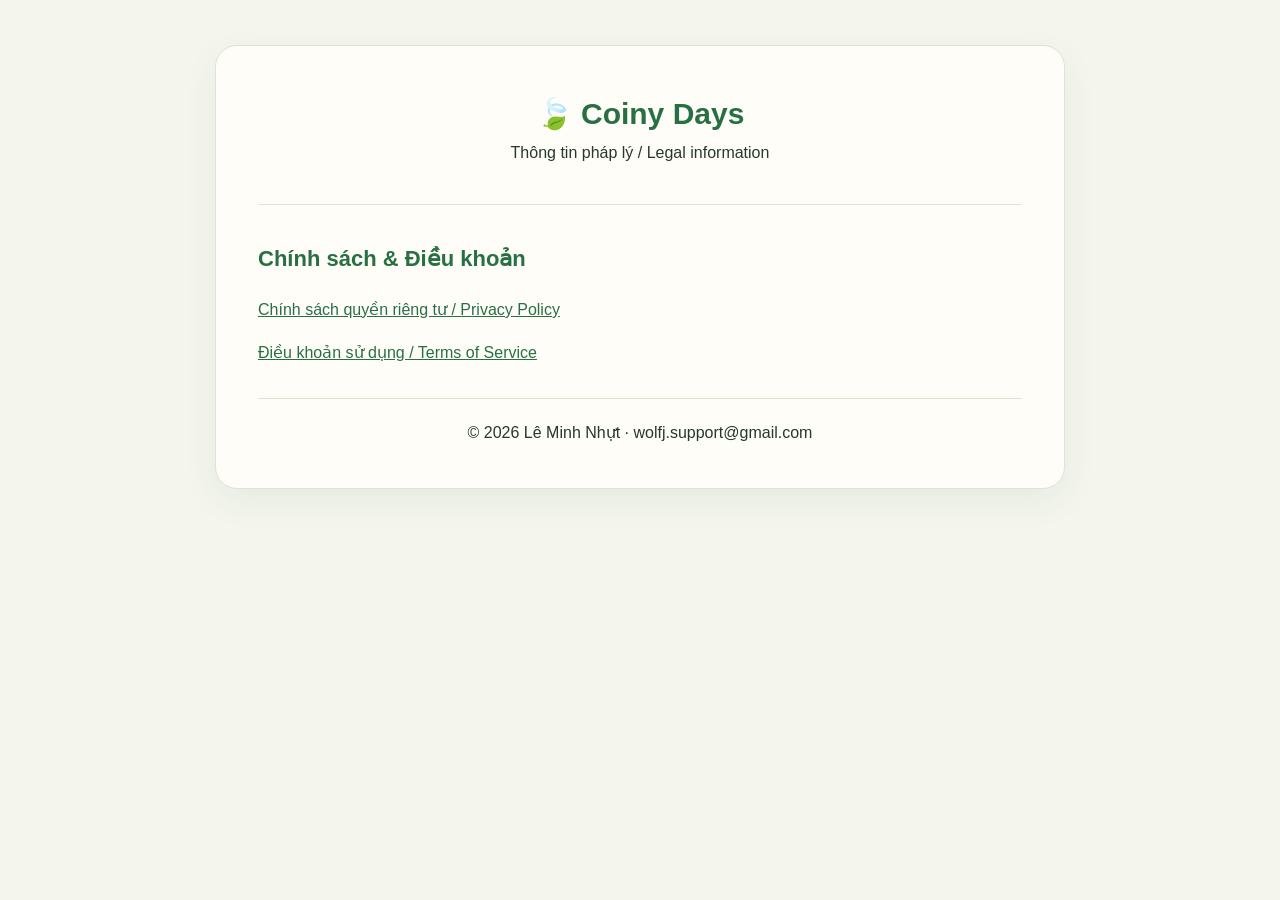
<file: index.html>
<!doctype html><html lang="vi"><head><meta charset="utf-8"><meta name="viewport" content="width=device-width,initial-scale=1"><title>Coiny Days — Legal</title><link rel="stylesheet" href="style.css"></head><body><main><header><h1>🍃 Coiny Days</h1><p>Thông tin pháp lý / Legal information</p></header><h2>Chính sách & Điều khoản</h2><p><a href="privacy-policy.html">Chính sách quyền riêng tư / Privacy Policy</a></p><p><a href="terms-of-service.html">Điều khoản sử dụng / Terms of Service</a></p><footer>© 2026 Lê Minh Nhựt · wolfj.support@gmail.com</footer></main></body></html>
</file>
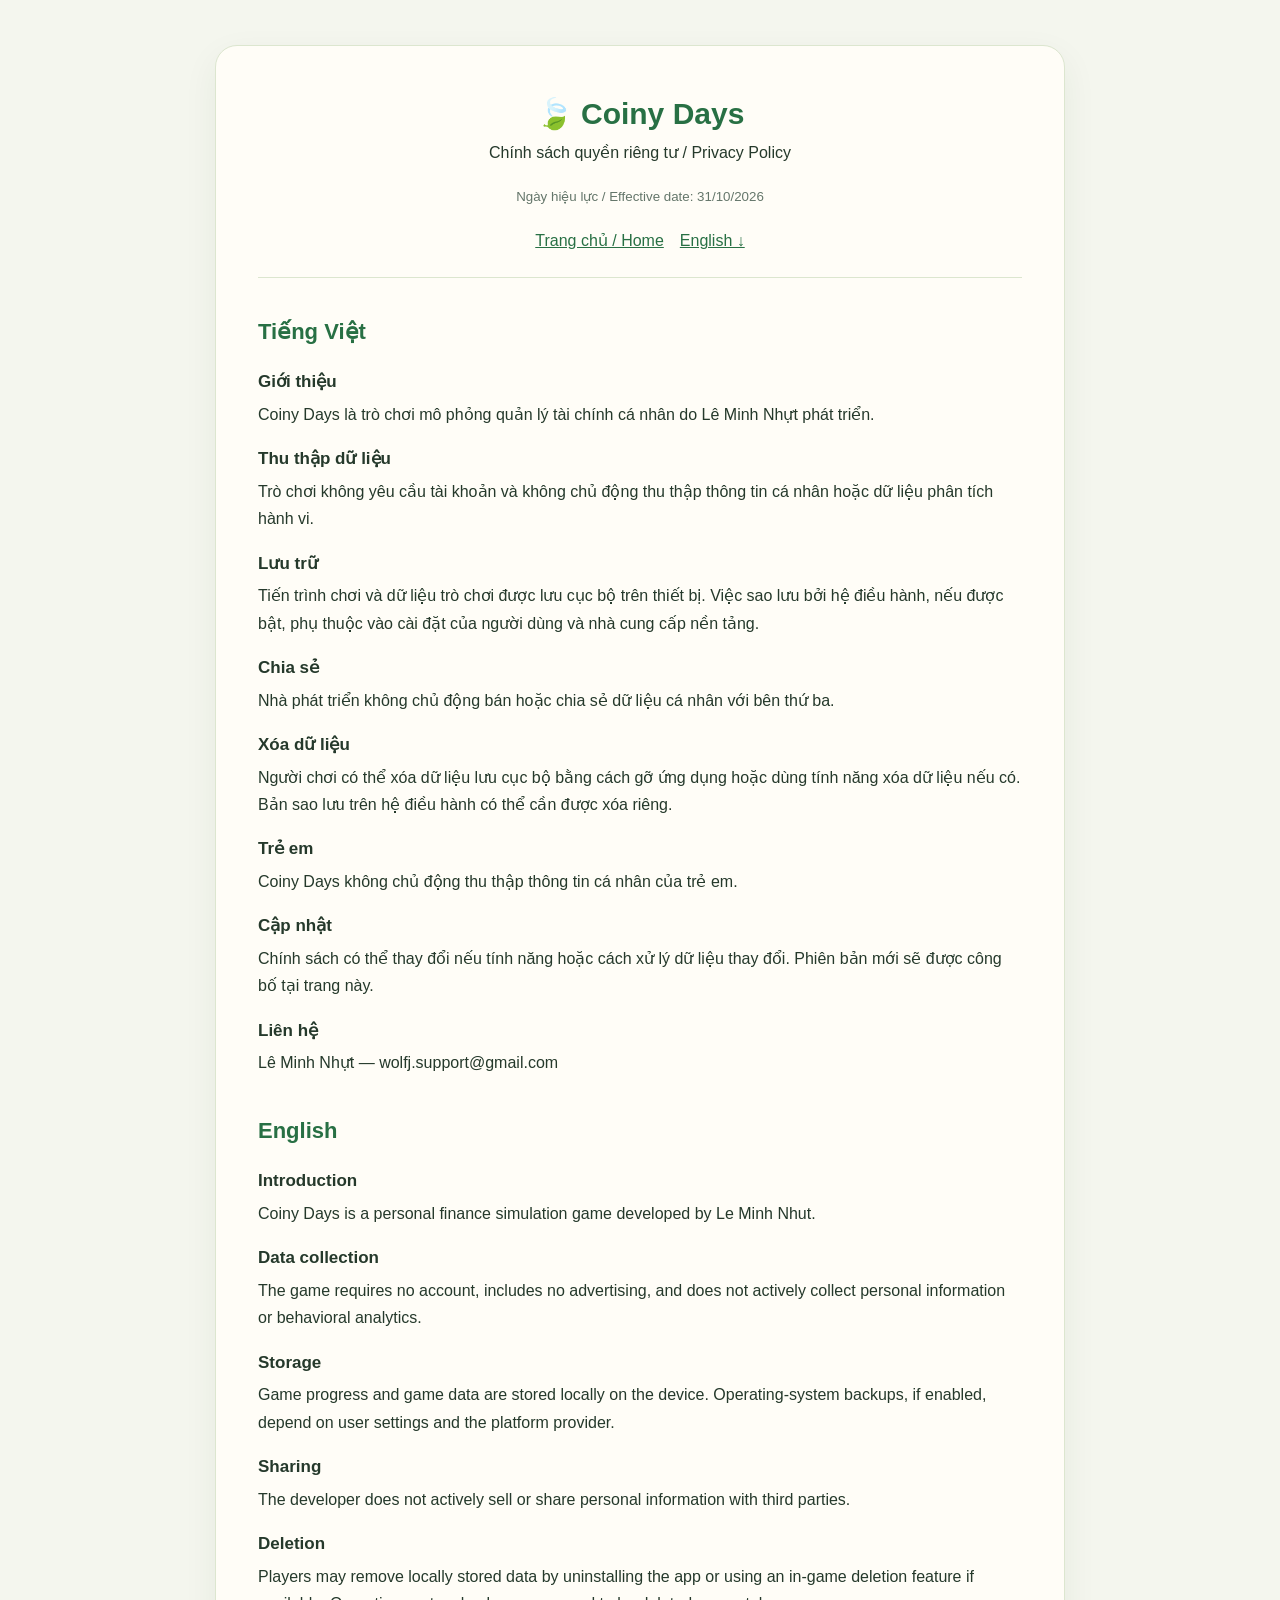
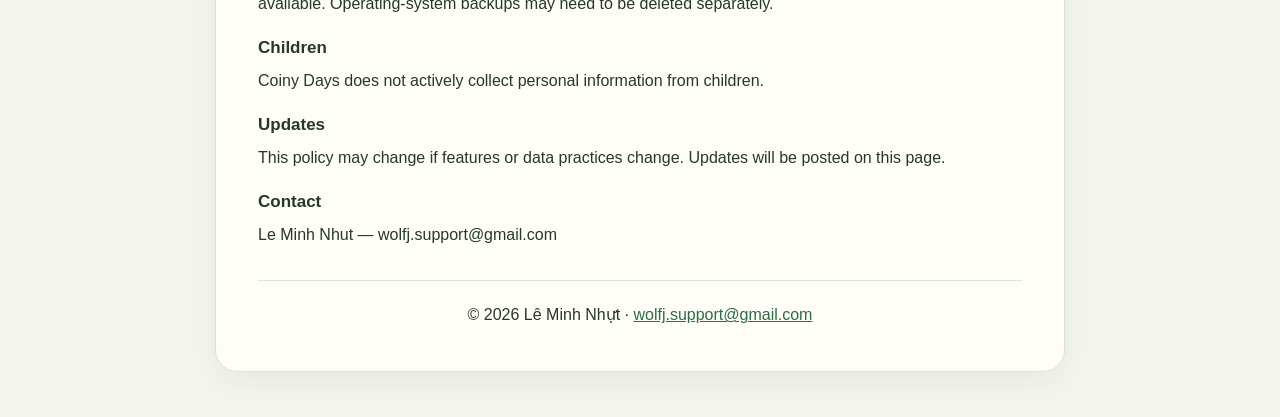
<file: privacy-policy.html>
<!doctype html><html lang="vi"><head><meta charset="utf-8"><meta name="viewport" content="width=device-width,initial-scale=1"><title>Chính sách quyền riêng tư / Privacy Policy | Coiny Days</title><link rel="stylesheet" href="style.css"></head><body><main><header><h1>🍃 Coiny Days</h1><p>Chính sách quyền riêng tư / Privacy Policy</p><small>Ngày hiệu lực / Effective date: 31/10/2026</small><nav><a href="index.html">Trang chủ / Home</a><a href="#english">English ↓</a></nav></header><h2>Tiếng Việt</h2><section lang="vi"><h3>Giới thiệu</h3><p>Coiny Days là trò chơi mô phỏng quản lý tài chính cá nhân do Lê Minh Nhựt phát triển.</p><h3>Thu thập dữ liệu</h3><p>Trò chơi không yêu cầu tài khoản và không chủ động thu thập thông tin cá nhân hoặc dữ liệu phân tích hành vi.</p><h3>Lưu trữ</h3><p>Tiến trình chơi và dữ liệu trò chơi được lưu cục bộ trên thiết bị. Việc sao lưu bởi hệ điều hành, nếu được bật, phụ thuộc vào cài đặt của người dùng và nhà cung cấp nền tảng.</p><h3>Chia sẻ</h3><p>Nhà phát triển không chủ động bán hoặc chia sẻ dữ liệu cá nhân với bên thứ ba.</p><h3>Xóa dữ liệu</h3><p>Người chơi có thể xóa dữ liệu lưu cục bộ bằng cách gỡ ứng dụng hoặc dùng tính năng xóa dữ liệu nếu có. Bản sao lưu trên hệ điều hành có thể cần được xóa riêng.</p><h3>Trẻ em</h3><p>Coiny Days không chủ động thu thập thông tin cá nhân của trẻ em.</p><h3>Cập nhật</h3><p>Chính sách có thể thay đổi nếu tính năng hoặc cách xử lý dữ liệu thay đổi. Phiên bản mới sẽ được công bố tại trang này.</p><h3>Liên hệ</h3><p>Lê Minh Nhựt — wolfj.support@gmail.com</p></section><h2 id="english">English</h2><section lang="en"><h3>Introduction</h3><p>Coiny Days is a personal finance simulation game developed by Le Minh Nhut.</p><h3>Data collection</h3><p>The game requires no account, includes no advertising, and does not actively collect personal information or behavioral analytics.</p><h3>Storage</h3><p>Game progress and game data are stored locally on the device. Operating-system backups, if enabled, depend on user settings and the platform provider.</p><h3>Sharing</h3><p>The developer does not actively sell or share personal information with third parties.</p><h3>Deletion</h3><p>Players may remove locally stored data by uninstalling the app or using an in-game deletion feature if available. Operating-system backups may need to be deleted separately.</p><h3>Children</h3><p>Coiny Days does not actively collect personal information from children.</p><h3>Updates</h3><p>This policy may change if features or data practices change. Updates will be posted on this page.</p><h3>Contact</h3><p>Le Minh Nhut — wolfj.support@gmail.com</p></section><footer>© 2026 Lê Minh Nhựt · <a href="mailto:wolfj.support@gmail.com">wolfj.support@gmail.com</a></footer></main></body></html>
</file>
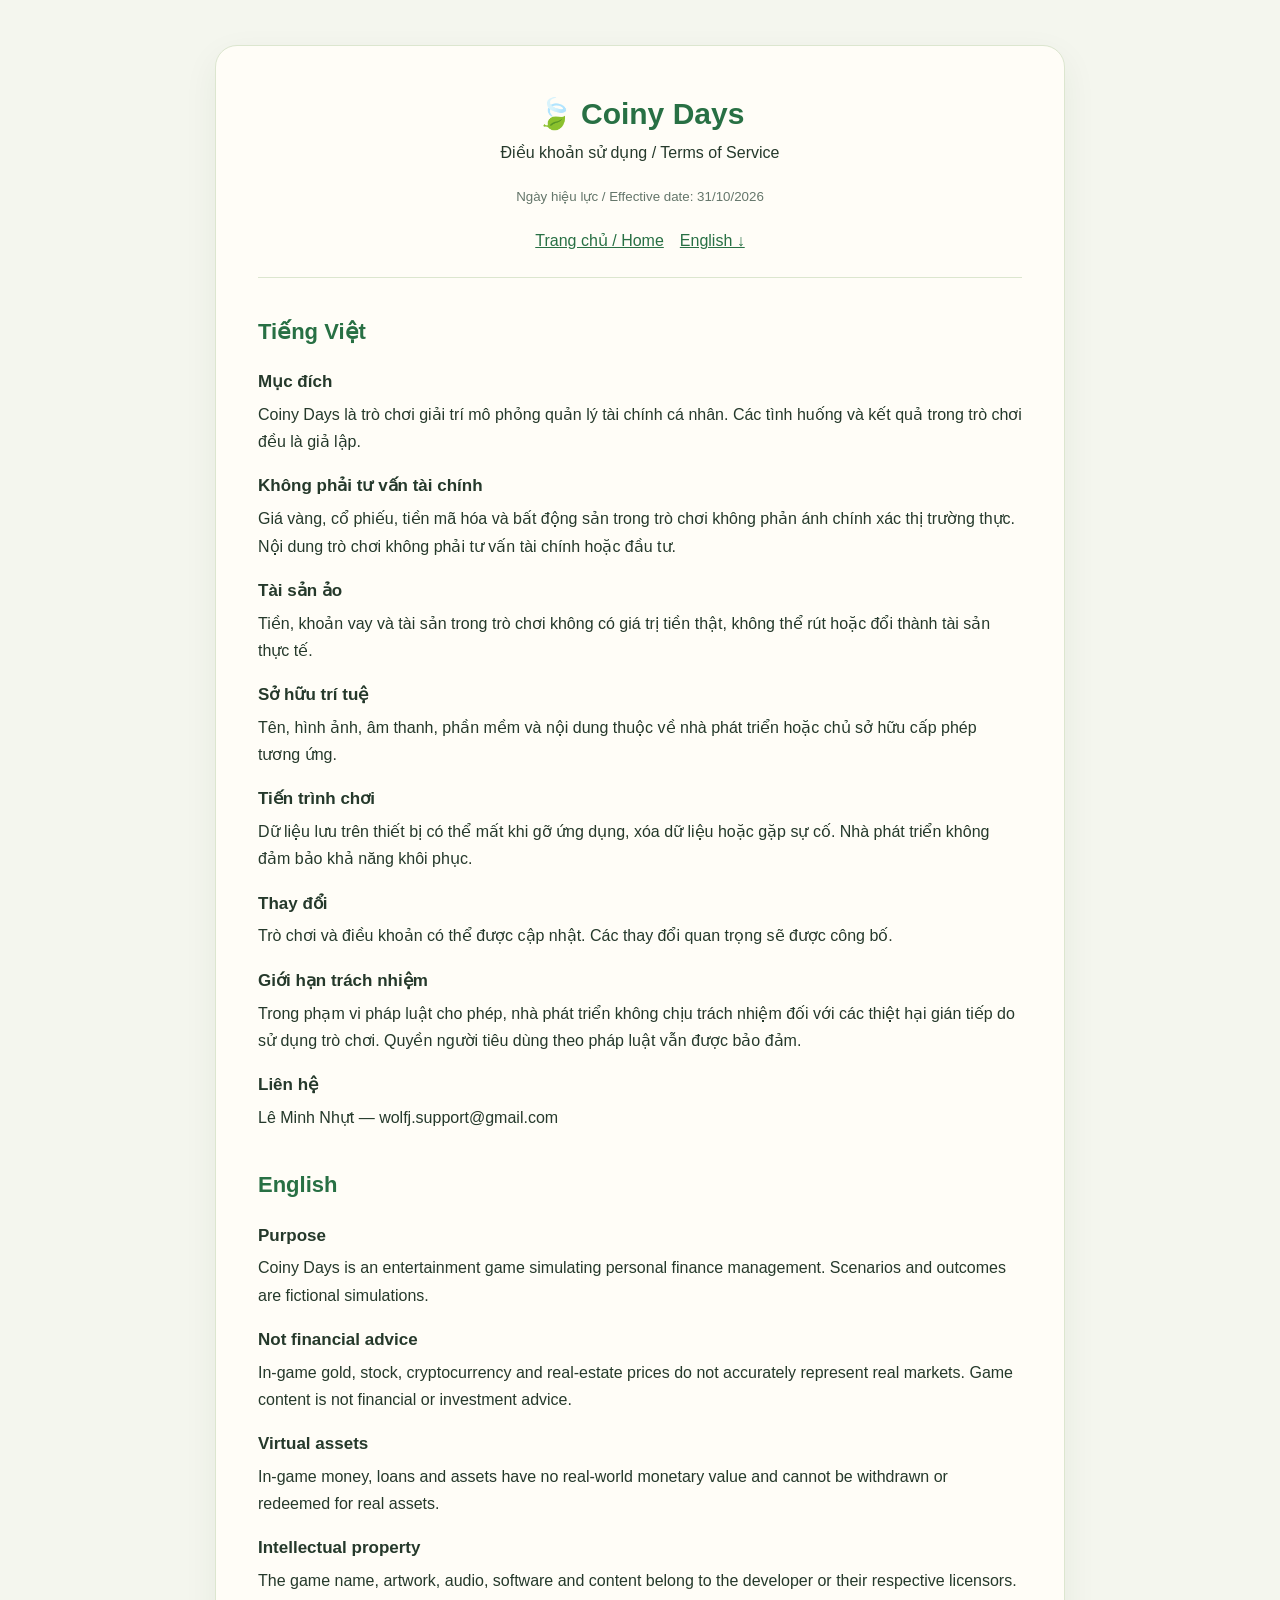
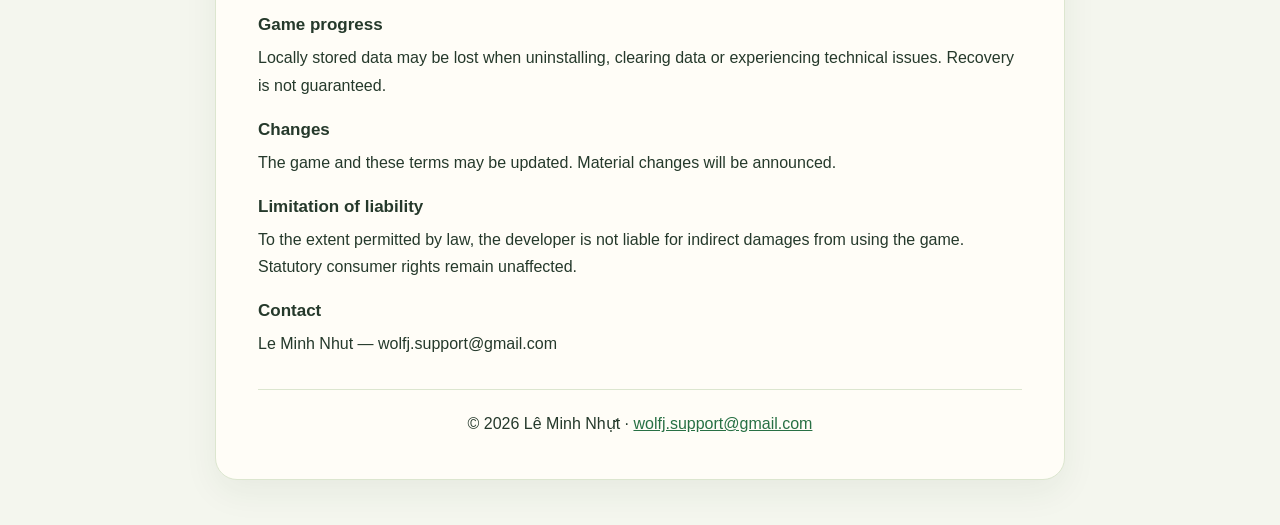
<file: terms-of-service.html>
<!doctype html><html lang="vi"><head><meta charset="utf-8"><meta name="viewport" content="width=device-width,initial-scale=1"><title>Điều khoản sử dụng / Terms of Service | Coiny Days</title><link rel="stylesheet" href="style.css"></head><body><main><header><h1>🍃 Coiny Days</h1><p>Điều khoản sử dụng / Terms of Service</p><small>Ngày hiệu lực / Effective date: 31/10/2026</small><nav><a href="index.html">Trang chủ / Home</a><a href="#english">English ↓</a></nav></header><h2>Tiếng Việt</h2><section lang="vi"><h3>Mục đích</h3><p>Coiny Days là trò chơi giải trí mô phỏng quản lý tài chính cá nhân. Các tình huống và kết quả trong trò chơi đều là giả lập.</p><h3>Không phải tư vấn tài chính</h3><p>Giá vàng, cổ phiếu, tiền mã hóa và bất động sản trong trò chơi không phản ánh chính xác thị trường thực. Nội dung trò chơi không phải tư vấn tài chính hoặc đầu tư.</p><h3>Tài sản ảo</h3><p>Tiền, khoản vay và tài sản trong trò chơi không có giá trị tiền thật, không thể rút hoặc đổi thành tài sản thực tế.</p><h3>Sở hữu trí tuệ</h3><p>Tên, hình ảnh, âm thanh, phần mềm và nội dung thuộc về nhà phát triển hoặc chủ sở hữu cấp phép tương ứng.</p><h3>Tiến trình chơi</h3><p>Dữ liệu lưu trên thiết bị có thể mất khi gỡ ứng dụng, xóa dữ liệu hoặc gặp sự cố. Nhà phát triển không đảm bảo khả năng khôi phục.</p><h3>Thay đổi</h3><p>Trò chơi và điều khoản có thể được cập nhật. Các thay đổi quan trọng sẽ được công bố.</p><h3>Giới hạn trách nhiệm</h3><p>Trong phạm vi pháp luật cho phép, nhà phát triển không chịu trách nhiệm đối với các thiệt hại gián tiếp do sử dụng trò chơi. Quyền người tiêu dùng theo pháp luật vẫn được bảo đảm.</p><h3>Liên hệ</h3><p>Lê Minh Nhựt — wolfj.support@gmail.com</p></section><h2 id="english">English</h2><section lang="en"><h3>Purpose</h3><p>Coiny Days is an entertainment game simulating personal finance management. Scenarios and outcomes are fictional simulations.</p><h3>Not financial advice</h3><p>In-game gold, stock, cryptocurrency and real-estate prices do not accurately represent real markets. Game content is not financial or investment advice.</p><h3>Virtual assets</h3><p>In-game money, loans and assets have no real-world monetary value and cannot be withdrawn or redeemed for real assets.</p><h3>Intellectual property</h3><p>The game name, artwork, audio, software and content belong to the developer or their respective licensors.</p><h3>Game progress</h3><p>Locally stored data may be lost when uninstalling, clearing data or experiencing technical issues. Recovery is not guaranteed.</p><h3>Changes</h3><p>The game and these terms may be updated. Material changes will be announced.</p><h3>Limitation of liability</h3><p>To the extent permitted by law, the developer is not liable for indirect damages from using the game. Statutory consumer rights remain unaffected.</p><h3>Contact</h3><p>Le Minh Nhut — wolfj.support@gmail.com</p></section><footer>© 2026 Lê Minh Nhựt · <a href="mailto:wolfj.support@gmail.com">wolfj.support@gmail.com</a></footer></main></body></html>
</file>
<file: style.css>
*{box-sizing:border-box}body{margin:0;background:#f4f6ee;color:#25392b;font:16px/1.7 -apple-system,BlinkMacSystemFont,"Segoe UI",sans-serif}main{max-width:850px;margin:45px auto;background:#fffdf7;border:1px solid #dce6cf;border-radius:22px;padding:42px;box-shadow:0 12px 35px #203c2010}header{text-align:center;border-bottom:1px solid #dce6cf;padding-bottom:22px}h1{font-size:30px;margin:0;color:#287044}h2{font-size:22px;color:#287044;margin-top:35px}h3{font-size:17px;margin-bottom:4px}p{margin-top:0}nav{display:flex;justify-content:center;gap:16px;margin-top:18px}a{color:#287044}small{color:#64766a}footer{text-align:center;margin-top:32px;padding-top:20px;border-top:1px solid #dce6cf}@media(max-width:600px){main{margin:12px;padding:22px}h1{font-size:25px}}
</file>
